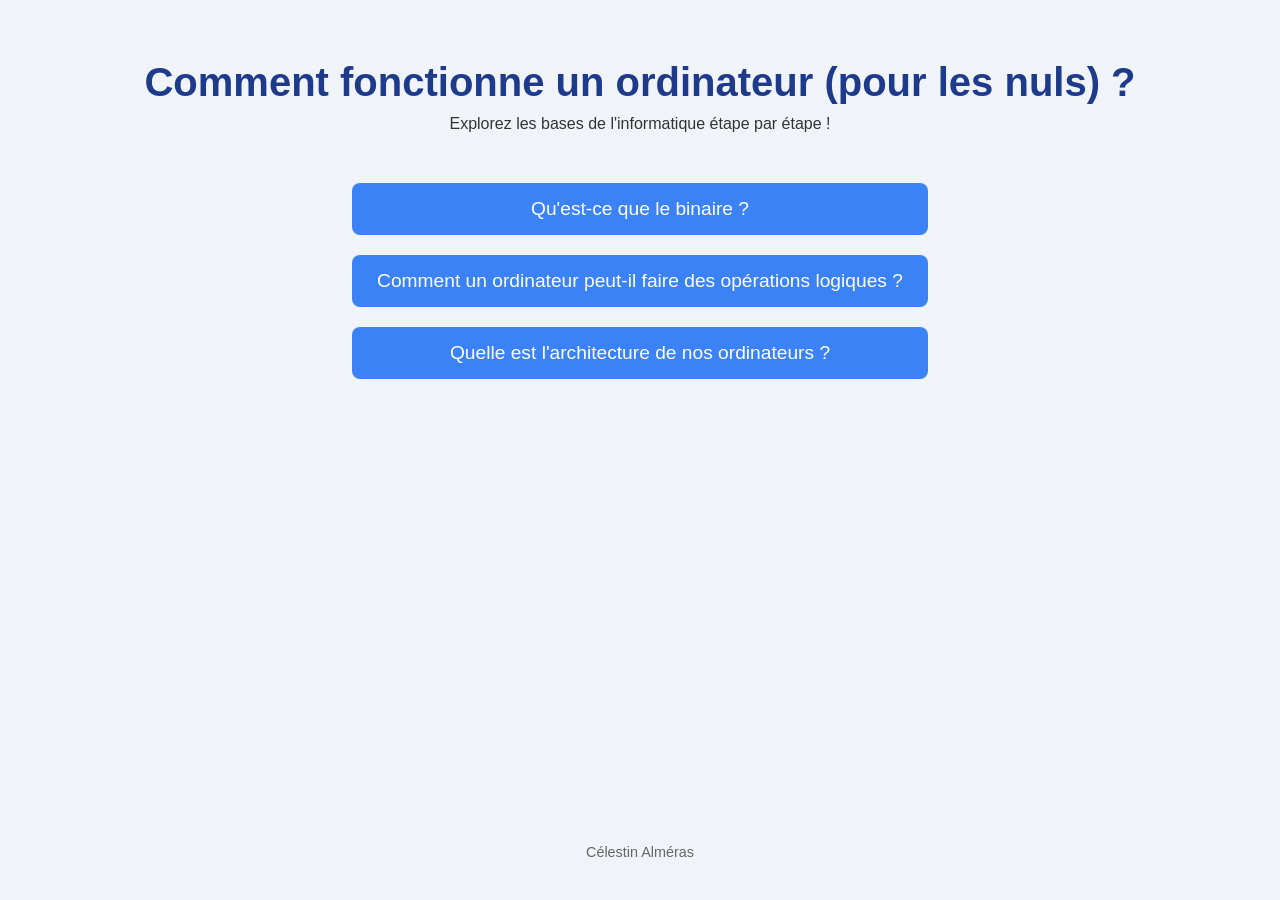
<file: pages/index.html>
<!DOCTYPE html>
<html>
<head>
    <meta charset="utf-8"/>
	<link rel="stylesheet" type="text/css" href="../css/index_style.css">
    <title>Comment fonctionne un ordinateur (pour les nuls) ?</title>
</head>
<body>
    <header>
        <h1>Comment fonctionne un ordinateur (pour les nuls) ?</h1>
            <p>Explorez les bases de l'informatique étape par étape !</p>
    </header>

    <nav>
        <a href="binary.html">Qu'est-ce que le binaire ?</a>
        <a href="logical_operations.html">Comment un ordinateur peut-il faire des opérations logiques ?</a>
        <a href="architectury.html">Quelle est l'architecture de nos ordinateurs ?</a>
    </nav>

    <footer>
        Célestin Alméras
    </footer>
</body>
</html>
</file>
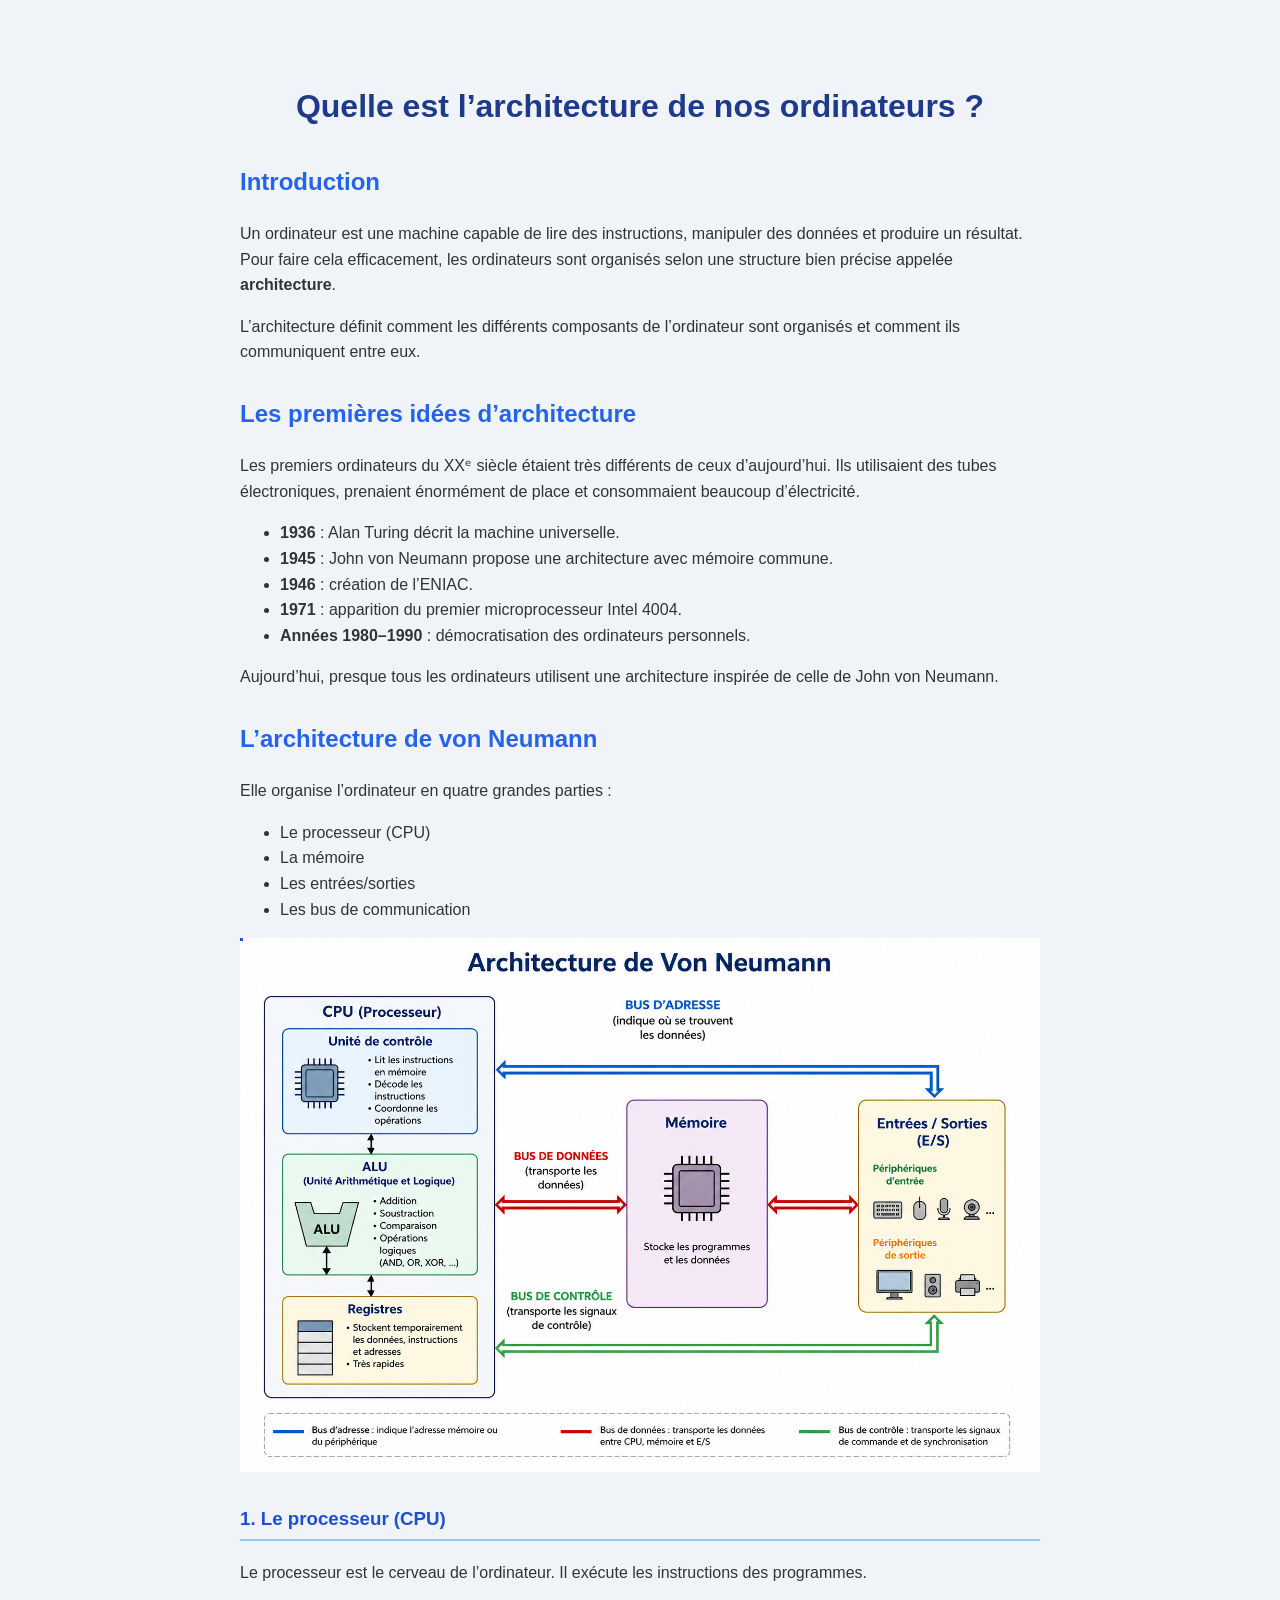
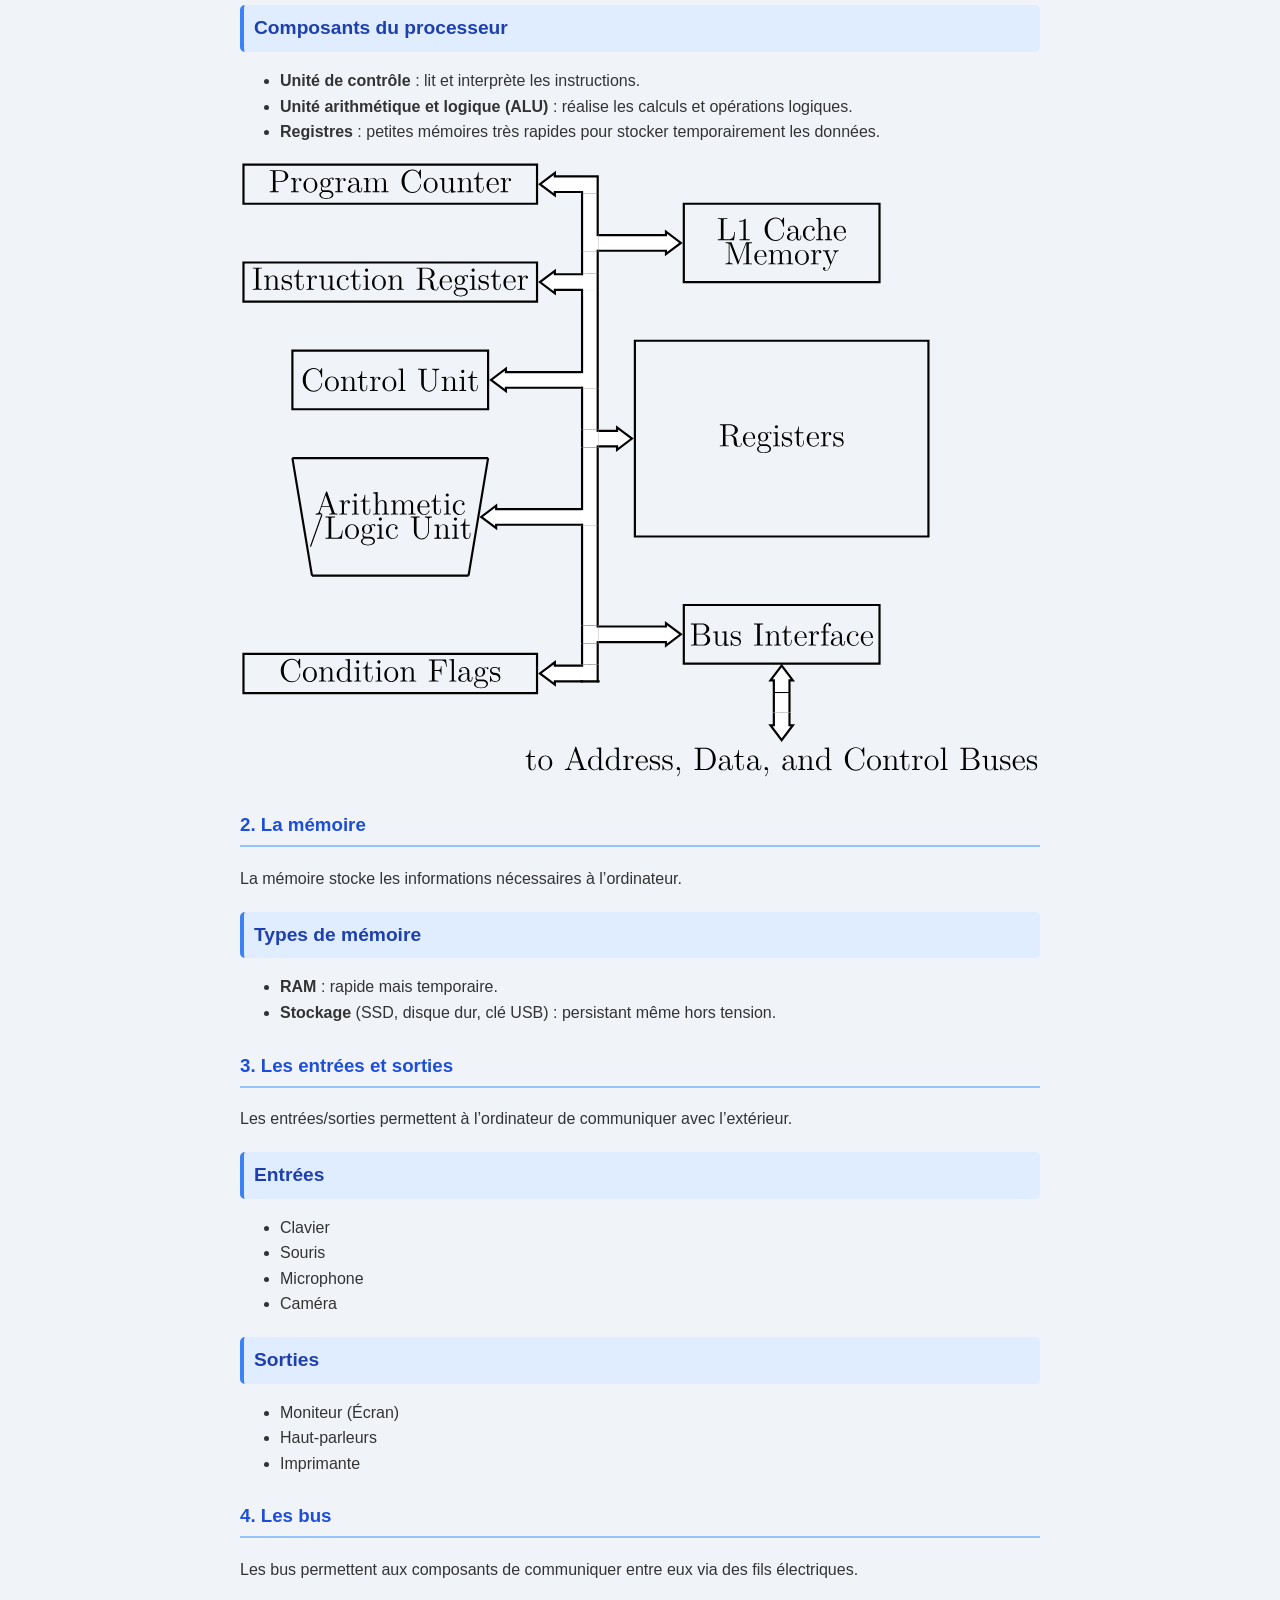
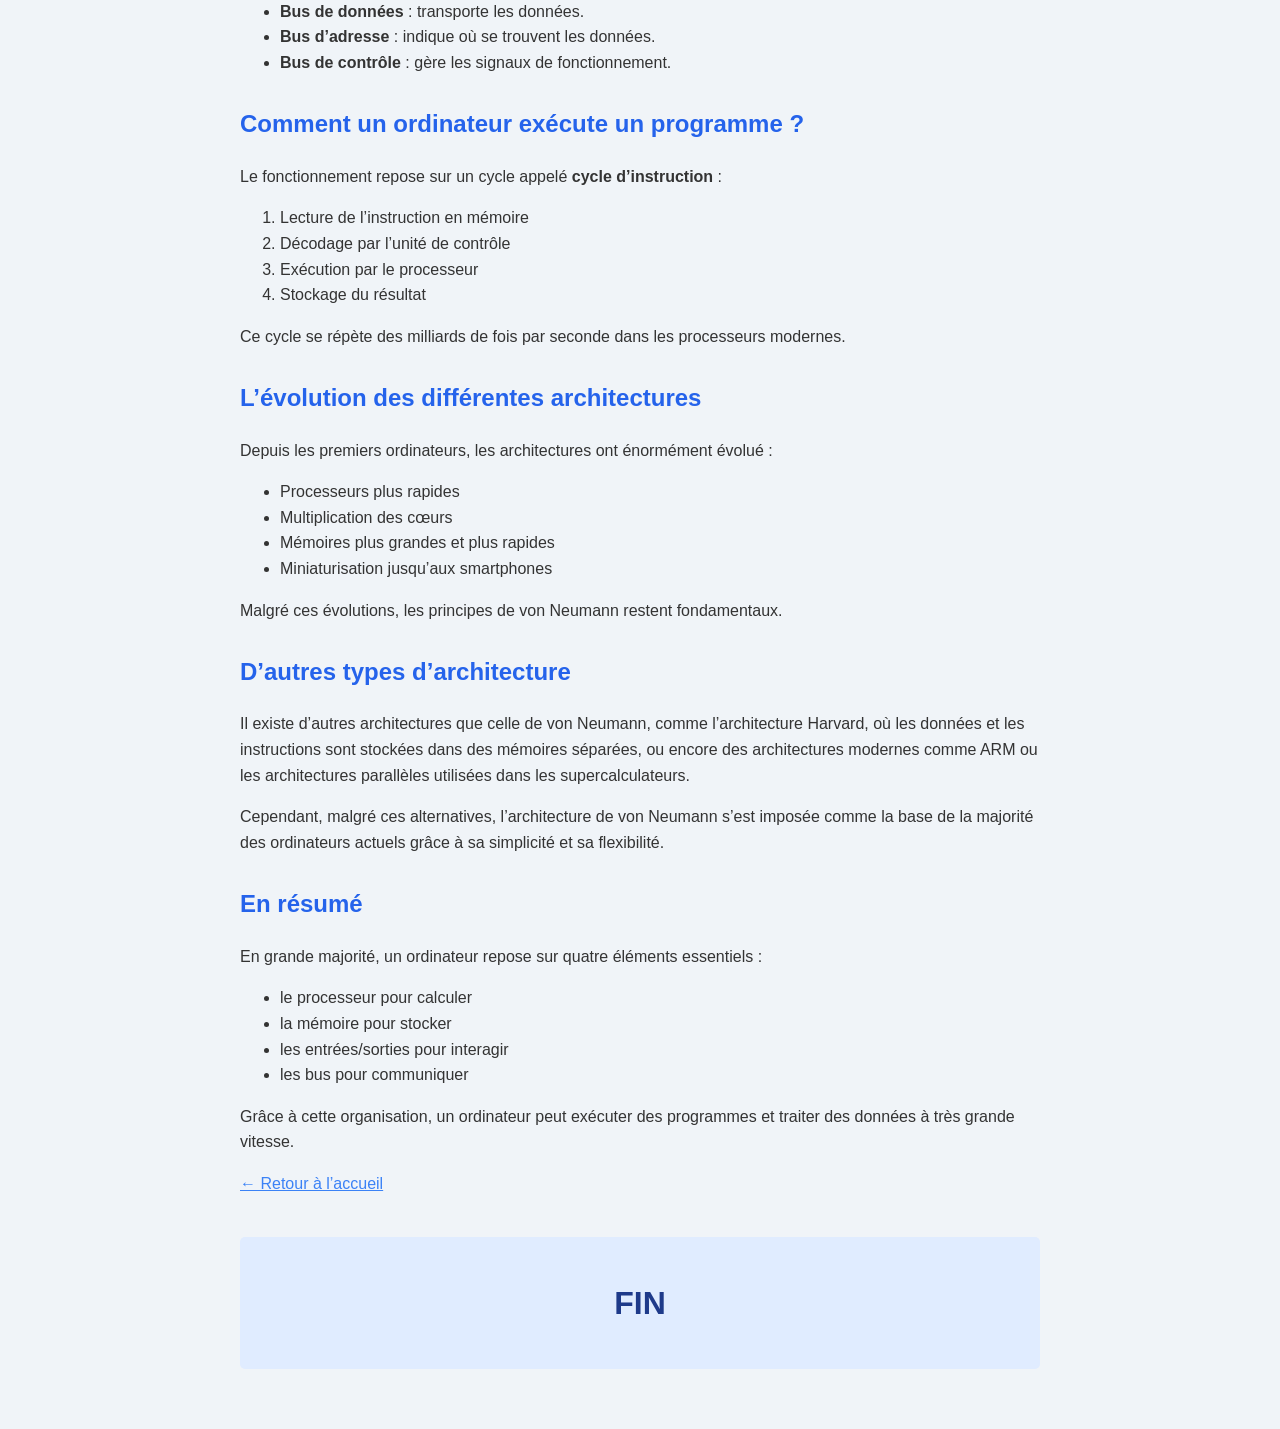
<file: pages/architectury.html>
<!DOCTYPE html>
<html lang="fr">
<head>
    <meta charset="utf-8"/>
    <link rel="stylesheet" type="text/css" href="../css/architectury_style.css">
    <title>Quelle est l’architecture de nos ordinateurs ?</title>
</head>
<body>
    <h1>Quelle est l’architecture de nos ordinateurs ?</h1>
        <h2>Introduction</h2>
            <p>
            Un ordinateur est une machine capable de lire des instructions, manipuler des données et produire un résultat. 
            Pour faire cela efficacement, les ordinateurs sont organisés selon une structure bien précise appelée <strong>architecture</strong>.
            </p>

            <p>
            L’architecture définit comment les différents composants de l’ordinateur sont organisés et comment ils communiquent entre eux.
            </p>

        <h2>Les premières idées d’architecture</h2>
            <p>
            Les premiers ordinateurs du XXᵉ siècle étaient très différents de ceux d’aujourd’hui. Ils utilisaient des tubes électroniques, prenaient énormément de place et consommaient beaucoup d’électricité.
            </p>

            <ul>
                <li><strong>1936</strong> : Alan Turing décrit la machine universelle.</li>
                <li><strong>1945</strong> : John von Neumann propose une architecture avec mémoire commune.</li>
                <li><strong>1946</strong> : création de l’ENIAC.</li>
                <li><strong>1971</strong> : apparition du premier microprocesseur Intel 4004.</li>
                <li> <strong>Années 1980–1990</strong> : démocratisation des ordinateurs personnels.</li>
            </ul>

            <p>
            Aujourd’hui, presque tous les ordinateurs utilisent une architecture inspirée de celle de John von Neumann.
            </p>

        <h2>L’architecture de von Neumann</h2>

            <p>
            Elle organise l’ordinateur en quatre grandes parties :
            </p>
                    <ul>
                        <li>Le processeur (CPU)</li>
                        <li>La mémoire</li>
                        <li>Les entrées/sorties</li>
                        <li>Les bus de communication</li>
                    </ul>
            <img class="table" src="../assets/Von_Neumann.png">

            <h3>1. Le processeur (CPU)</h3>

                <p>Le processeur est le cerveau de l’ordinateur. Il exécute les instructions des programmes.</p>
            
                <h4>Composants du processeur</h4>

                    <ul>
                        <li><strong>Unité de contrôle</strong> : lit et interprète les instructions.</li>
                        <li><strong>Unité arithmétique et logique (ALU)</strong> : réalise les calculs et opérations logiques.</li>
                        <li><strong>Registres</strong> : petites mémoires très rapides pour stocker temporairement les données.</li>
                    </ul>
                    <img class="table" src="../assets/CPU.svg">

            <h3>2. La mémoire</h3>

                <p>La mémoire stocke les informations nécessaires à l’ordinateur.</p>

                <h4>Types de mémoire</h4>

                <ul>
                    <li><strong>RAM</strong> : rapide mais temporaire.</li>
                    <li><strong>Stockage</strong> (SSD, disque dur, clé USB) : persistant même hors tension.</li>
                </ul>

            <h3>3. Les entrées et sorties</h3>

                <p>Les entrées/sorties permettent à l’ordinateur de communiquer avec l’extérieur.</p>

                <h4>Entrées</h4>
                    <ul>
                        <li>Clavier</li>
                        <li>Souris</li>
                        <li>Microphone</li>
                        <li>Caméra</li>
                    </ul>

                <h4>Sorties</h4>
                    <ul>
                        <li>Moniteur (Écran)</li>
                        <li>Haut-parleurs</li>
                        <li>Imprimante</li>
                    </ul>

            <h3>4. Les bus</h3>

                <p>Les bus permettent aux composants de communiquer entre eux via des fils électriques. </p>

                <ul>
                    <li><strong>Bus de données</strong> : transporte les données.</li>
                    <li><strong>Bus d’adresse</strong> : indique où se trouvent les données.</li>
                    <li><strong>Bus de contrôle</strong> : gère les signaux de fonctionnement.</li>
                </ul>

        <h2>Comment un ordinateur exécute un programme ?</h2>

            <p>Le fonctionnement repose sur un cycle appelé <strong>cycle d’instruction</strong> :</p>

            <ol>
                <li>Lecture de l’instruction en mémoire</li>
                <li>Décodage par l’unité de contrôle</li>
                <li>Exécution par le processeur</li>
                <li>Stockage du résultat</li>
            </ol>

            <p>Ce cycle se répète des milliards de fois par seconde dans les processeurs modernes. </p>

        <h2>L’évolution des différentes architectures</h2>

            <p>
            Depuis les premiers ordinateurs, les architectures ont énormément évolué :
            </p>

            <ul>
                <li>Processeurs plus rapides</li>
                <li>Multiplication des cœurs</li>
                <li>Mémoires plus grandes et plus rapides</li>
                <li>Miniaturisation jusqu’aux smartphones</li>
            </ul>

            <p>
            Malgré ces évolutions, les principes de von Neumann restent fondamentaux.
            </p>
        
        <h2>D’autres types d’architecture</h2>
            <p>Il existe d’autres architectures que celle de von Neumann, comme l’architecture Harvard, où les données et les instructions sont stockées dans des mémoires séparées,
                ou encore des architectures modernes comme ARM ou les architectures parallèles utilisées dans les supercalculateurs.</p>

            <p>Cependant, malgré ces alternatives, l’architecture de von Neumann s’est imposée
                comme la base de la majorité des ordinateurs actuels grâce à sa simplicité et sa flexibilité.</p>

        <h2>En résumé</h2>

            <p>En grande majorité, un ordinateur repose sur quatre éléments essentiels :</p>

            <ul>
                <li>le processeur pour calculer</li>
                <li>la mémoire pour stocker</li>
                <li>les entrées/sorties pour interagir</li>
                <li>les bus pour communiquer</li>
            </ul>

            <p>
            Grâce à cette organisation, un ordinateur peut exécuter des programmes et traiter des données à très grande vitesse.
            </p>

        <p>
        <a href="index.html">&larr; Retour à l’accueil</a>
        </p>

</body>
<footer>
    <h1><strong>FIN</strong></h1>
</footer>
</html>
</file>
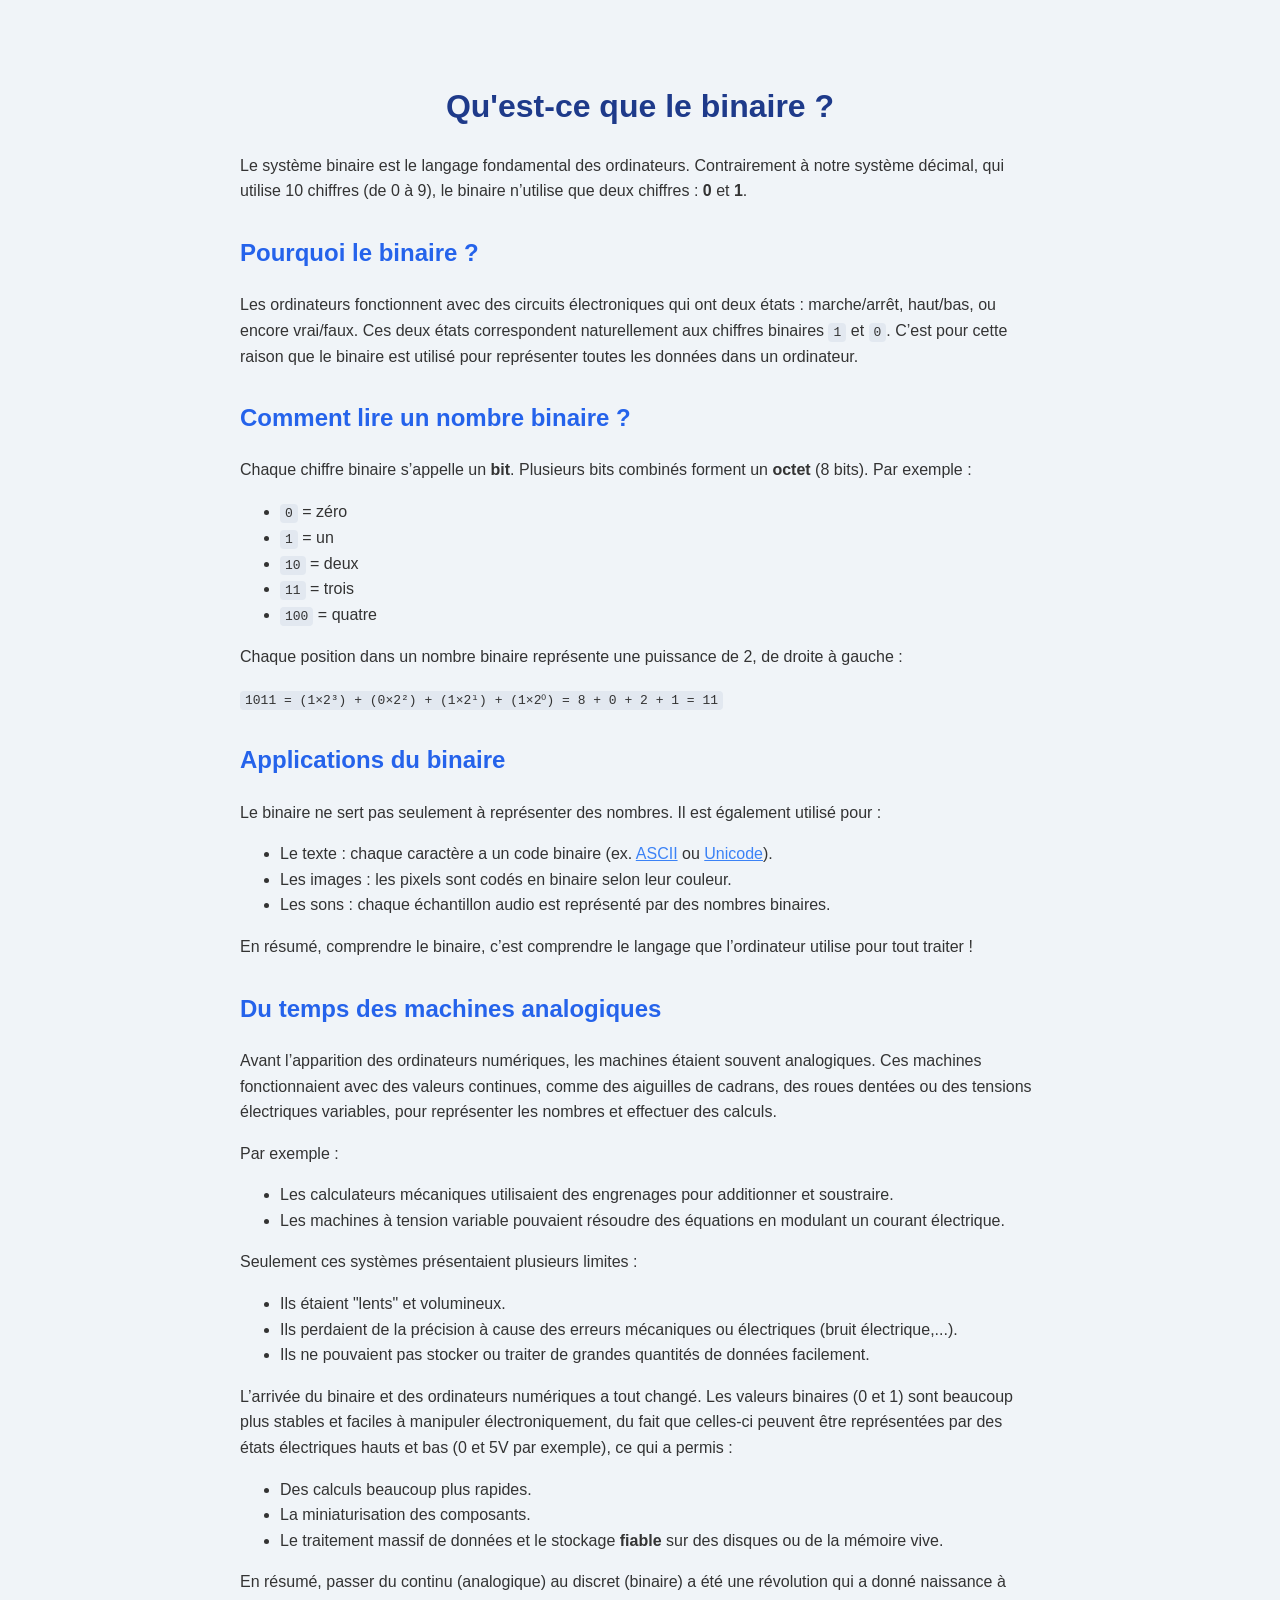
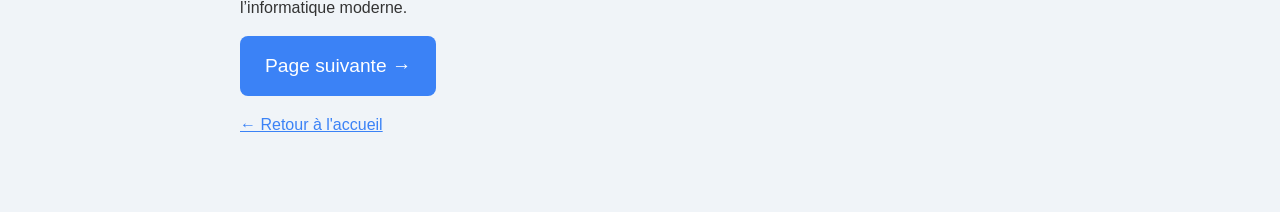
<file: pages/binary.html>
<!DOCTYPE html>
<html>
<head>
    <meta charset="utf-8"/>
	<link rel="stylesheet" type="text/css" href="../css/binary_style.css">
    <title>Qu'est-ce que le binaire ?</title>
</head>
<body>
    <h1>Qu'est-ce que le binaire ?</h1>

        <p>Le système binaire est le langage fondamental des ordinateurs. Contrairement à notre système décimal, qui utilise 10 chiffres (de 0 à 9), le binaire n’utilise que deux chiffres : <strong>0</strong> et <strong>1</strong>.</p>

        <h2>Pourquoi le binaire ?</h2>
            <p>Les ordinateurs fonctionnent avec des circuits électroniques qui ont deux états : marche/arrêt, haut/bas, ou encore vrai/faux. Ces deux états correspondent naturellement aux chiffres binaires <code>1</code> et <code>0</code>. C’est pour cette raison que le binaire est utilisé pour représenter toutes les données dans un ordinateur.</p>

        <h2>Comment lire un nombre binaire ?</h2>
            <p>Chaque chiffre binaire s’appelle un <strong>bit</strong>. Plusieurs bits combinés forment un <strong>octet</strong> (8 bits). Par exemple :</p>
            <ul>
                <li> <code>0</code> = zéro </li>
                <li> <code>1</code> = un </li>
                <li> <code>10</code> = deux </li>
                <li> <code>11</code> = trois </li>
                <li> <code>100</code> = quatre </li>
            </ul>
            <p>Chaque position dans un nombre binaire représente une puissance de 2, de droite à gauche :</p>
            <p> <code>1011 = (1×2³) + (0×2²) + (1×2¹) + (1×2⁰) = 8 + 0 + 2 + 1 = 11</code> </p>

        <h2>Applications du binaire</h2>
            <p>Le binaire ne sert pas seulement à représenter des nombres. Il est également utilisé pour :</p>
            <ul>
                <li>Le texte : chaque caractère a un code binaire (ex. <a href="https://www.ascii-code.com/fr">ASCII</a> ou <a href="https://symbl.cc/fr/unicode-table/">Unicode</a>).</li>
                <li>Les images : les pixels sont codés en binaire selon leur couleur.</li>
                <li>Les sons : chaque échantillon audio est représenté par des nombres binaires.</li>
            </ul>

            <p>En résumé, comprendre le binaire, c’est comprendre le langage que l’ordinateur utilise pour tout traiter !</p>

        <h2>Du temps des machines analogiques</h2>
            <p> Avant l’apparition des ordinateurs numériques, les machines étaient souvent analogiques. Ces machines fonctionnaient avec des valeurs continues, comme des aiguilles de cadrans, des roues dentées ou des tensions électriques variables, pour représenter les nombres et effectuer des calculs.</p>
            <p>Par exemple :</p>
            <ul>
                <li>Les calculateurs mécaniques utilisaient des engrenages pour additionner et soustraire.</li>
                <li>Les machines à tension variable pouvaient résoudre des équations en modulant un courant électrique.</li>
            </ul>

            <p> Seulement ces systèmes présentaient plusieurs limites :</p>
            <ul>
                <li> Ils étaient "lents" et volumineux.</li>
                <li>Ils perdaient de la précision à cause des erreurs mécaniques ou électriques (bruit électrique,...).</li>
                <li>Ils ne pouvaient pas stocker ou traiter de grandes quantités de données facilement.</li>
            </ul>

            <p> L’arrivée du binaire et des ordinateurs numériques a tout changé. Les valeurs binaires (0 et 1) sont beaucoup plus stables et faciles à manipuler électroniquement, du fait que celles-ci peuvent être représentées par des états électriques hauts et bas (0 et 5V par exemple), ce qui a permis :</p>
            <ul>
                <li>Des calculs beaucoup plus rapides.</li>
                <li>La miniaturisation des composants.</li>
                <li>Le traitement massif de données et le stockage <strong>fiable</strong> sur des disques ou de la mémoire vive.</li>
            </ul>

        <p> En résumé, passer du continu (analogique) au discret (binaire) a été une révolution qui a donné naissance à l’informatique moderne.</p>

        <a href="logical_operations.html" id="page_suivante">Page suivante &rarr;</a>
        <p><a href="index.html">&larr; Retour à l'accueil</a></p>
</body>
</html>
</file>
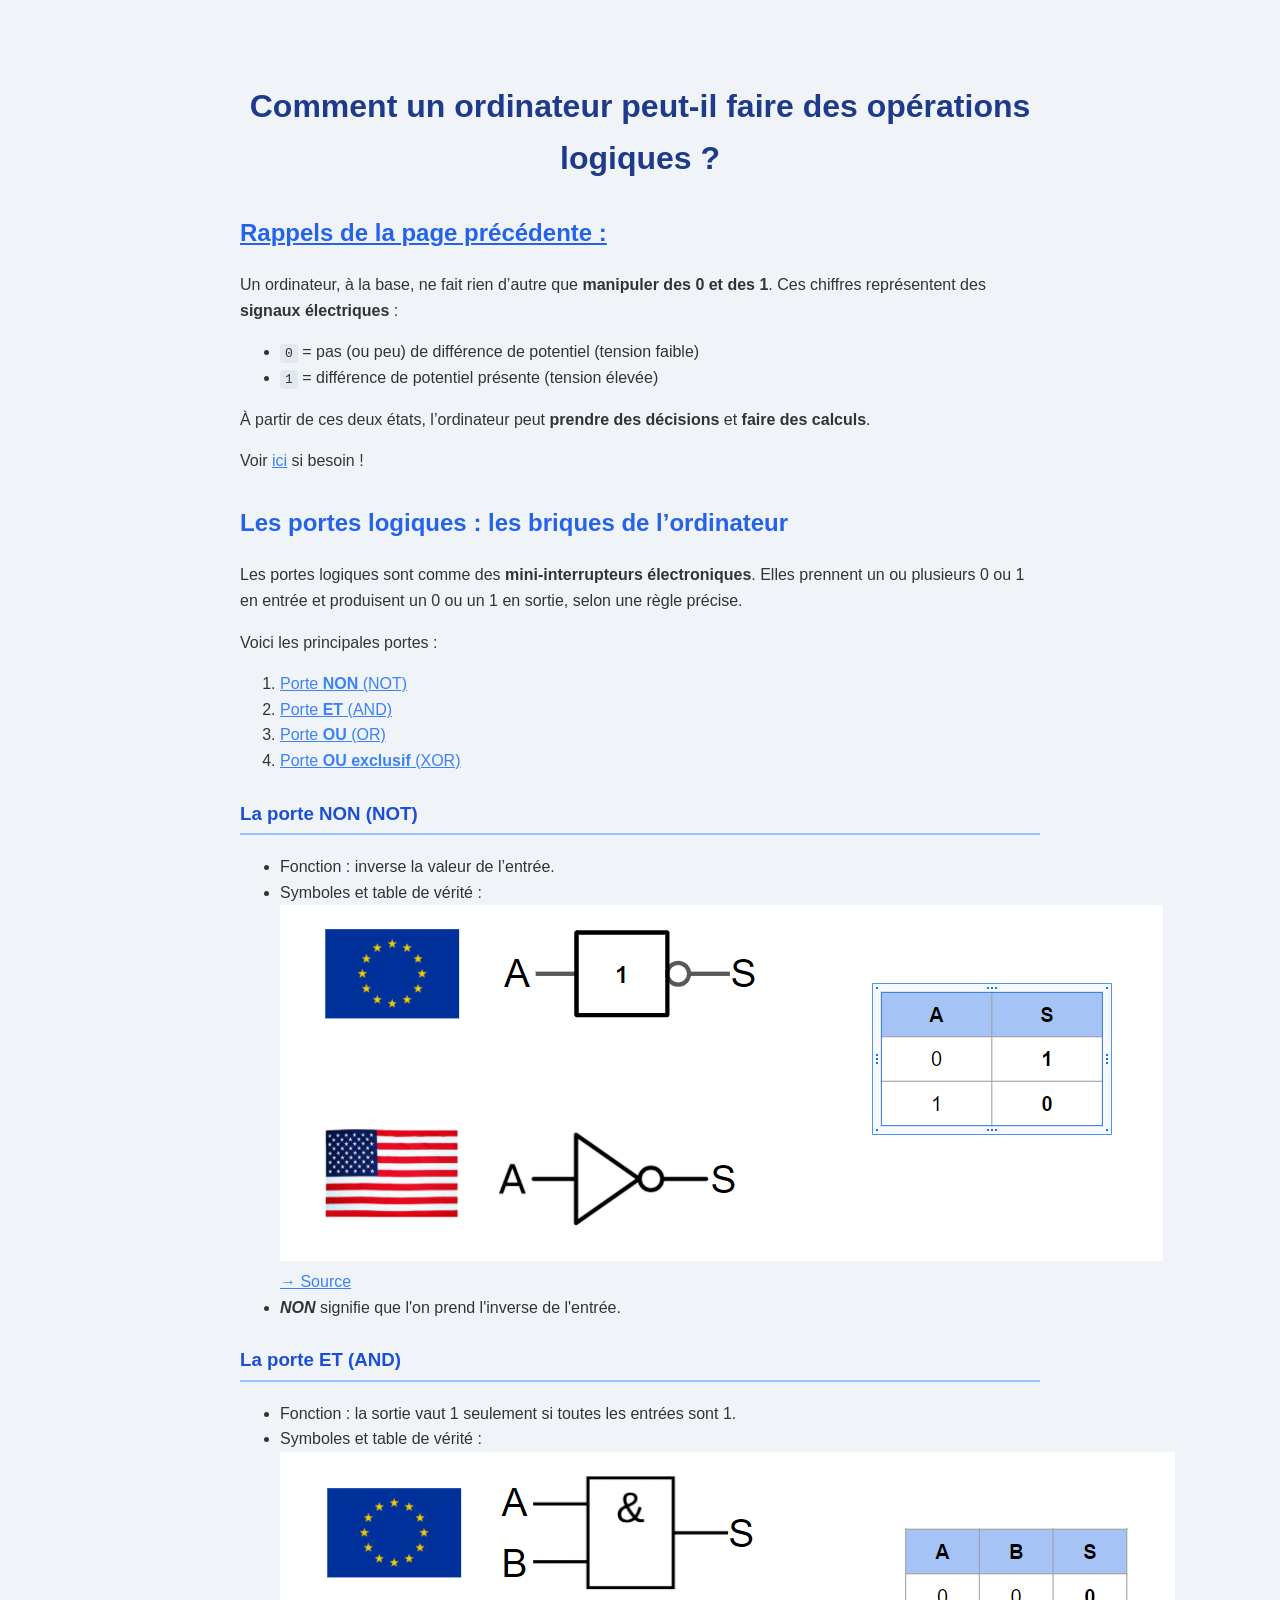
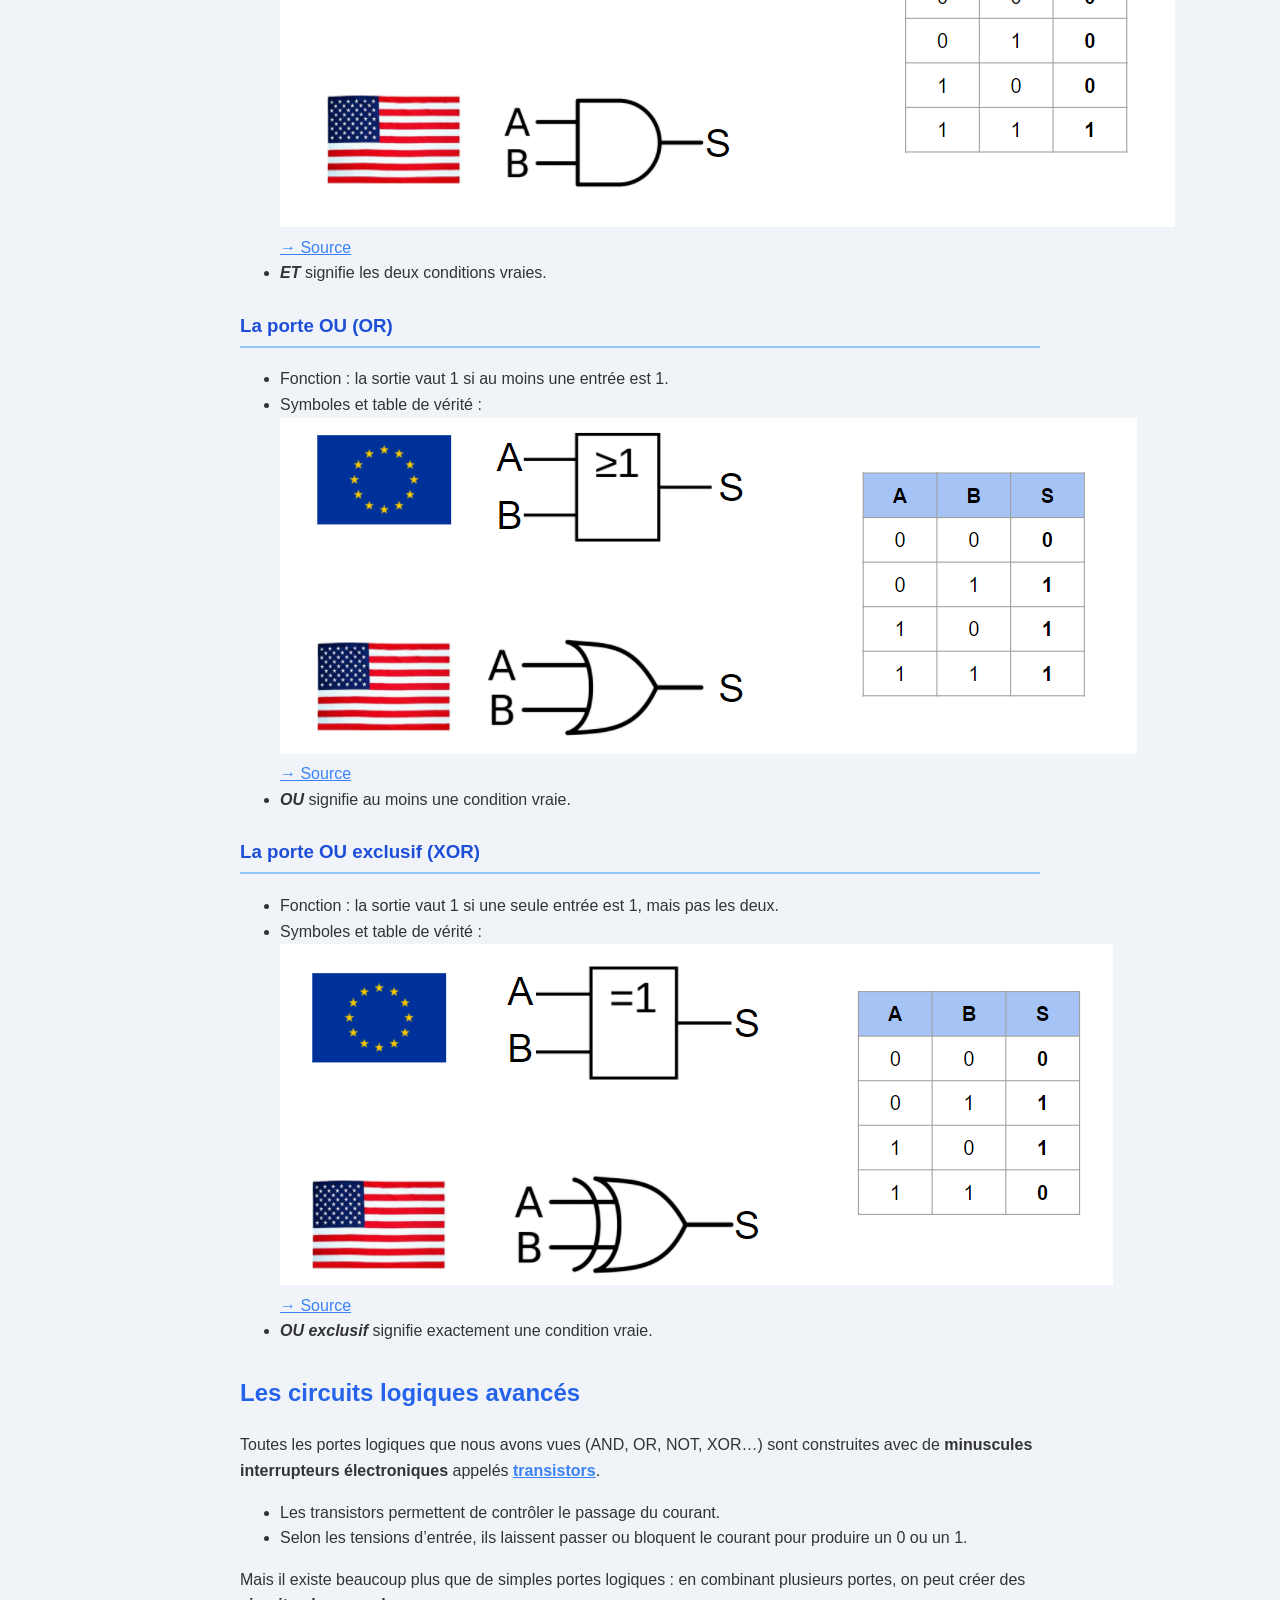
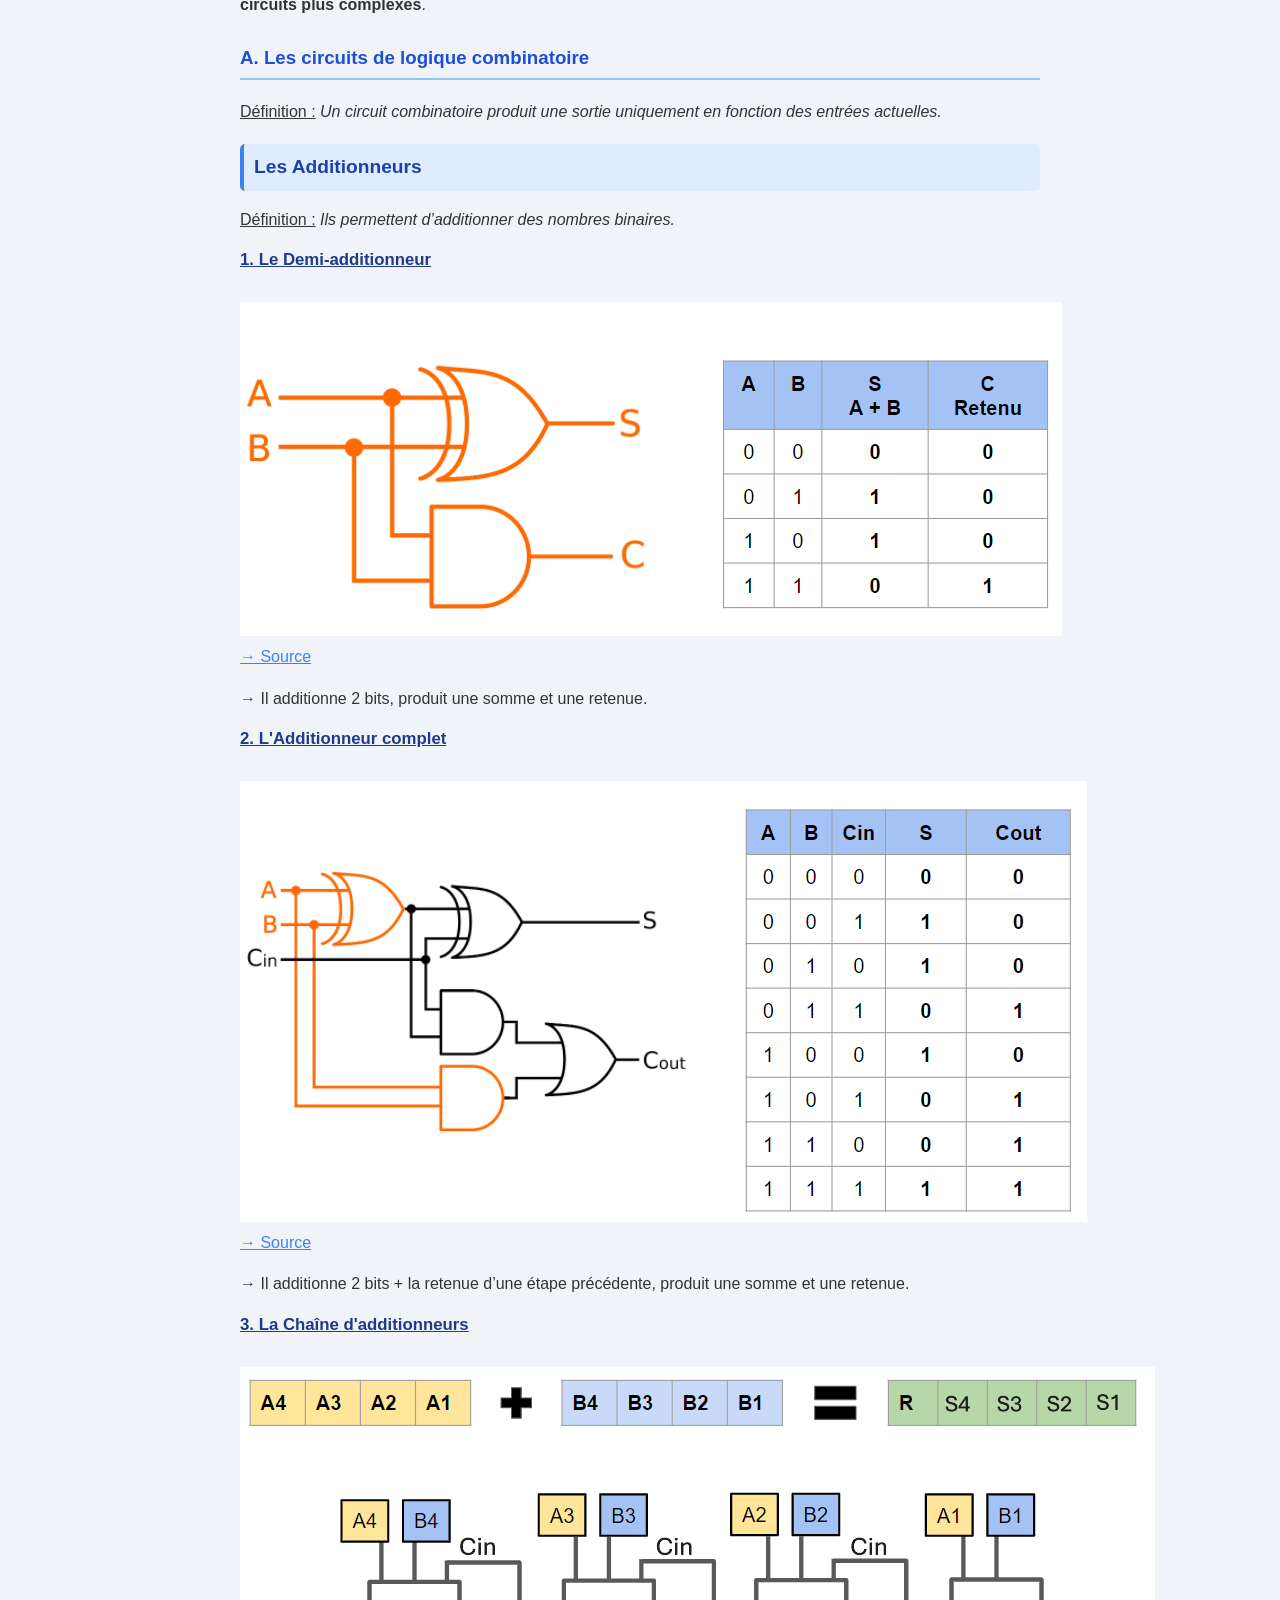
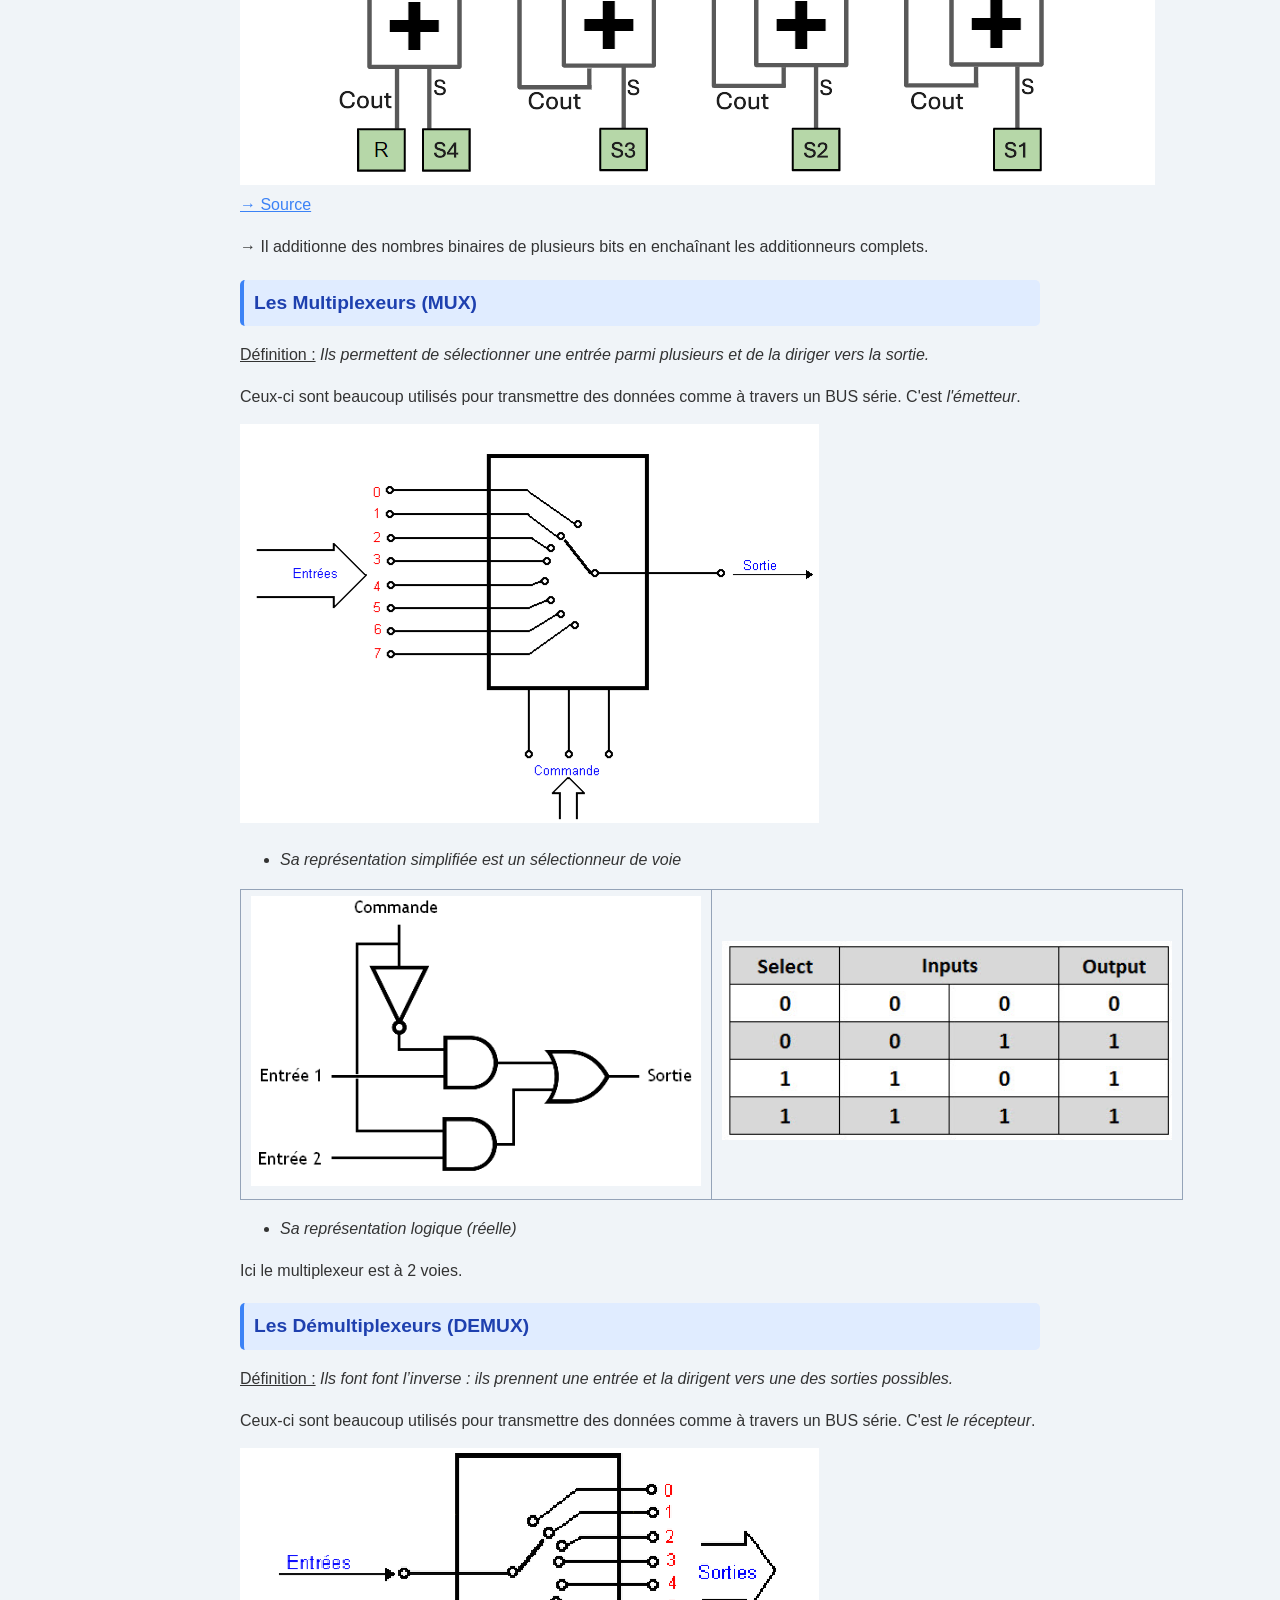
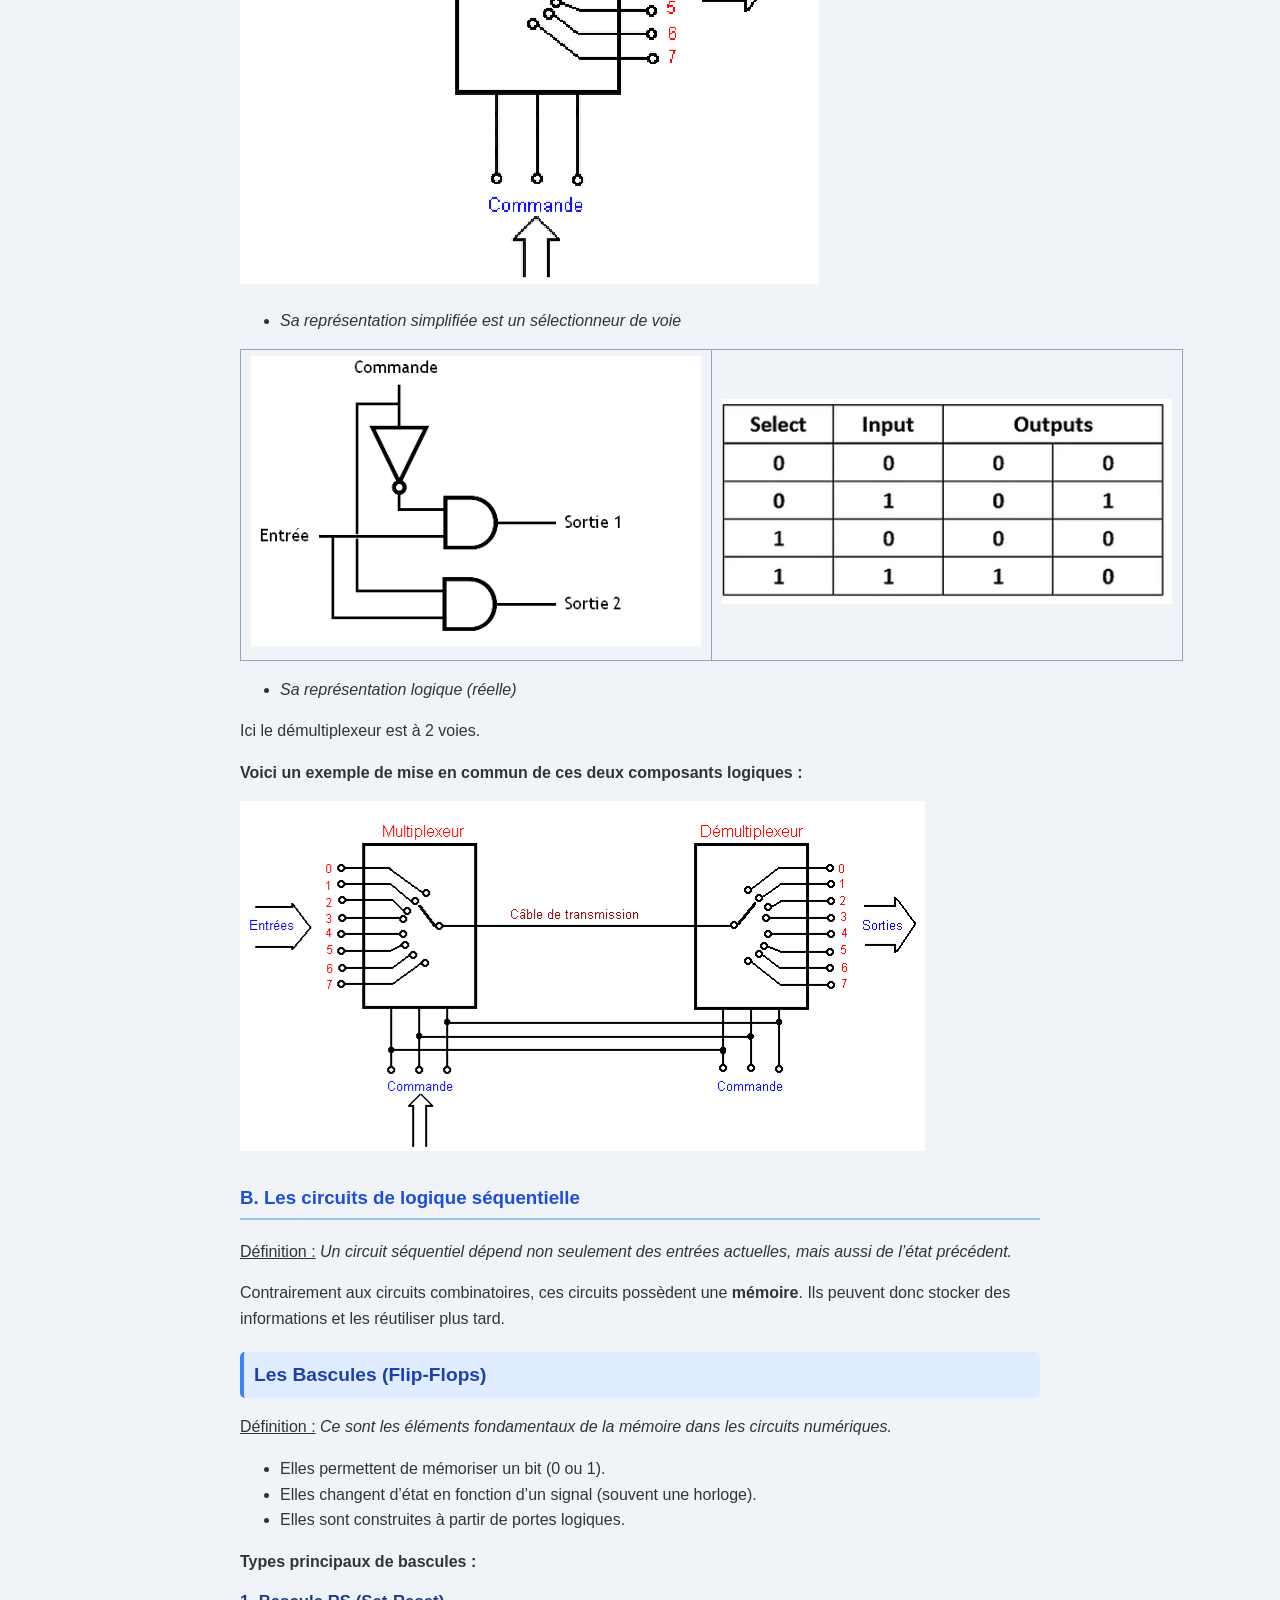
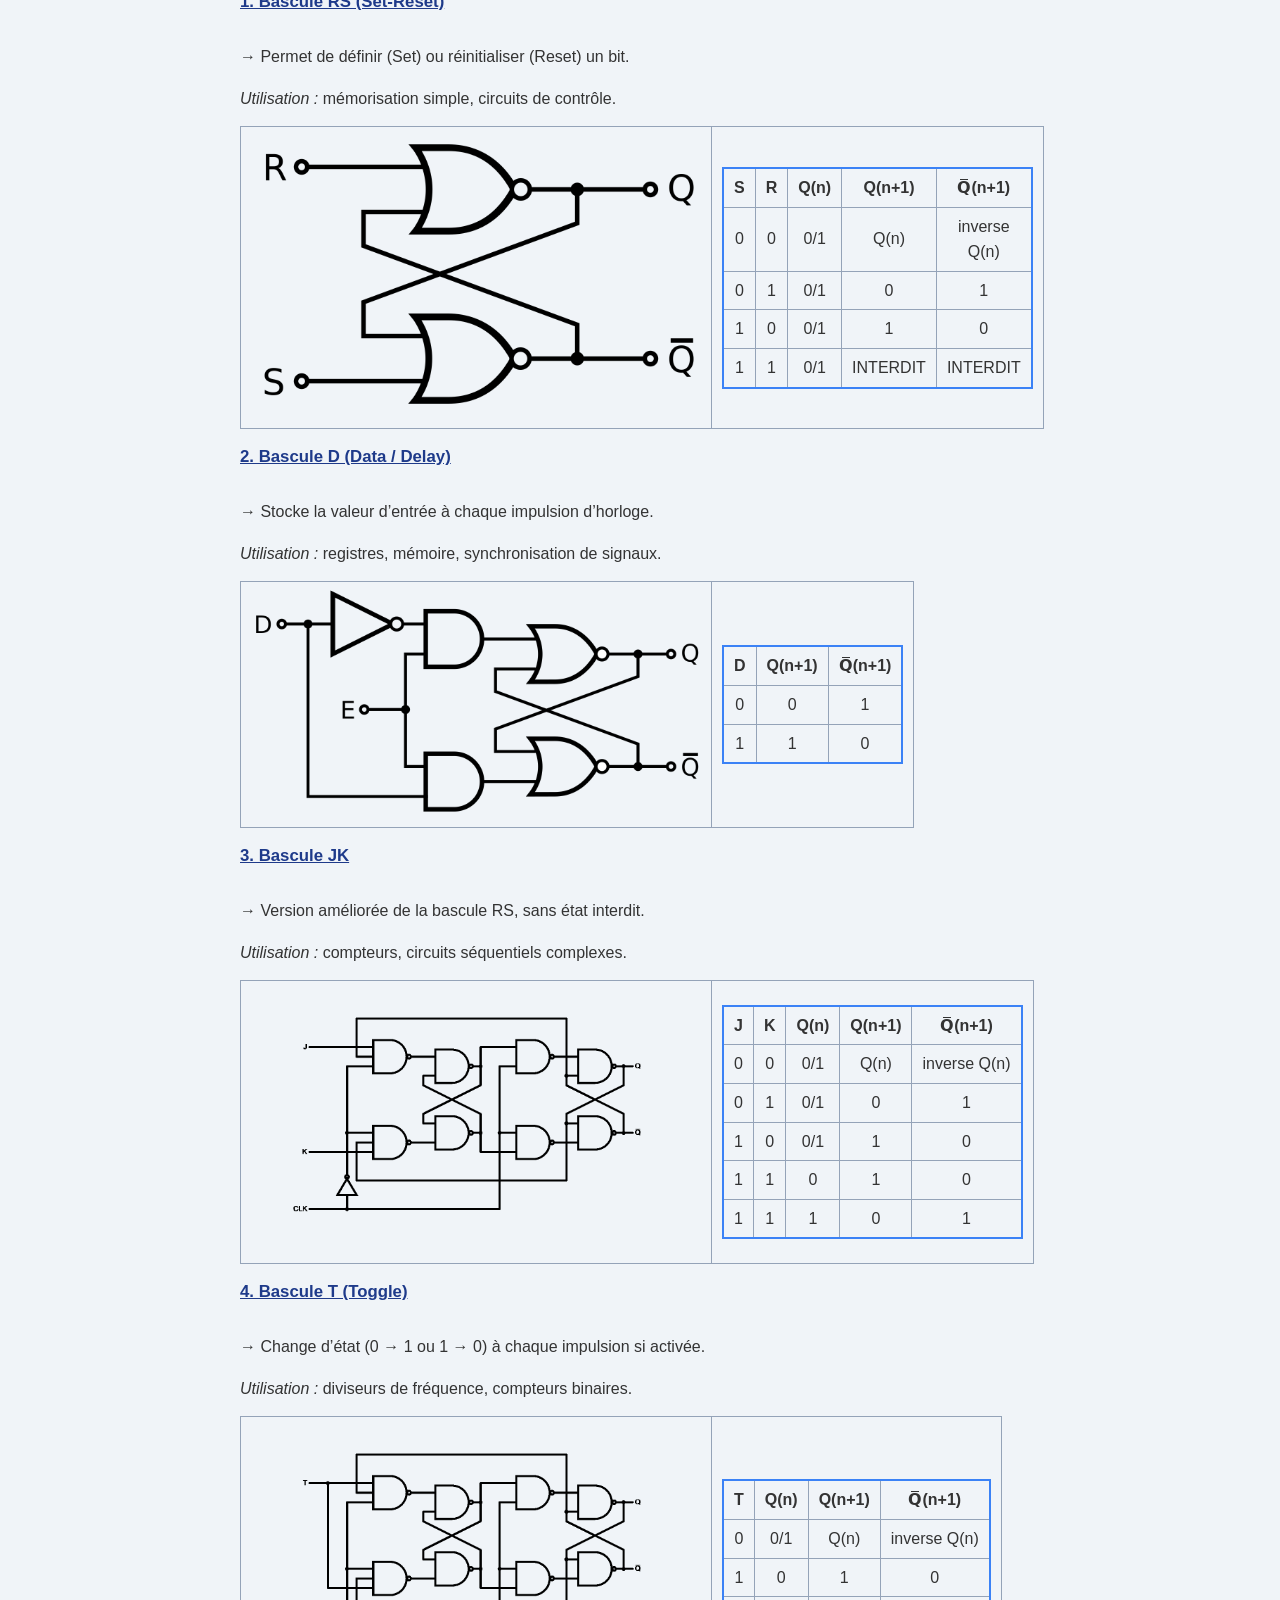
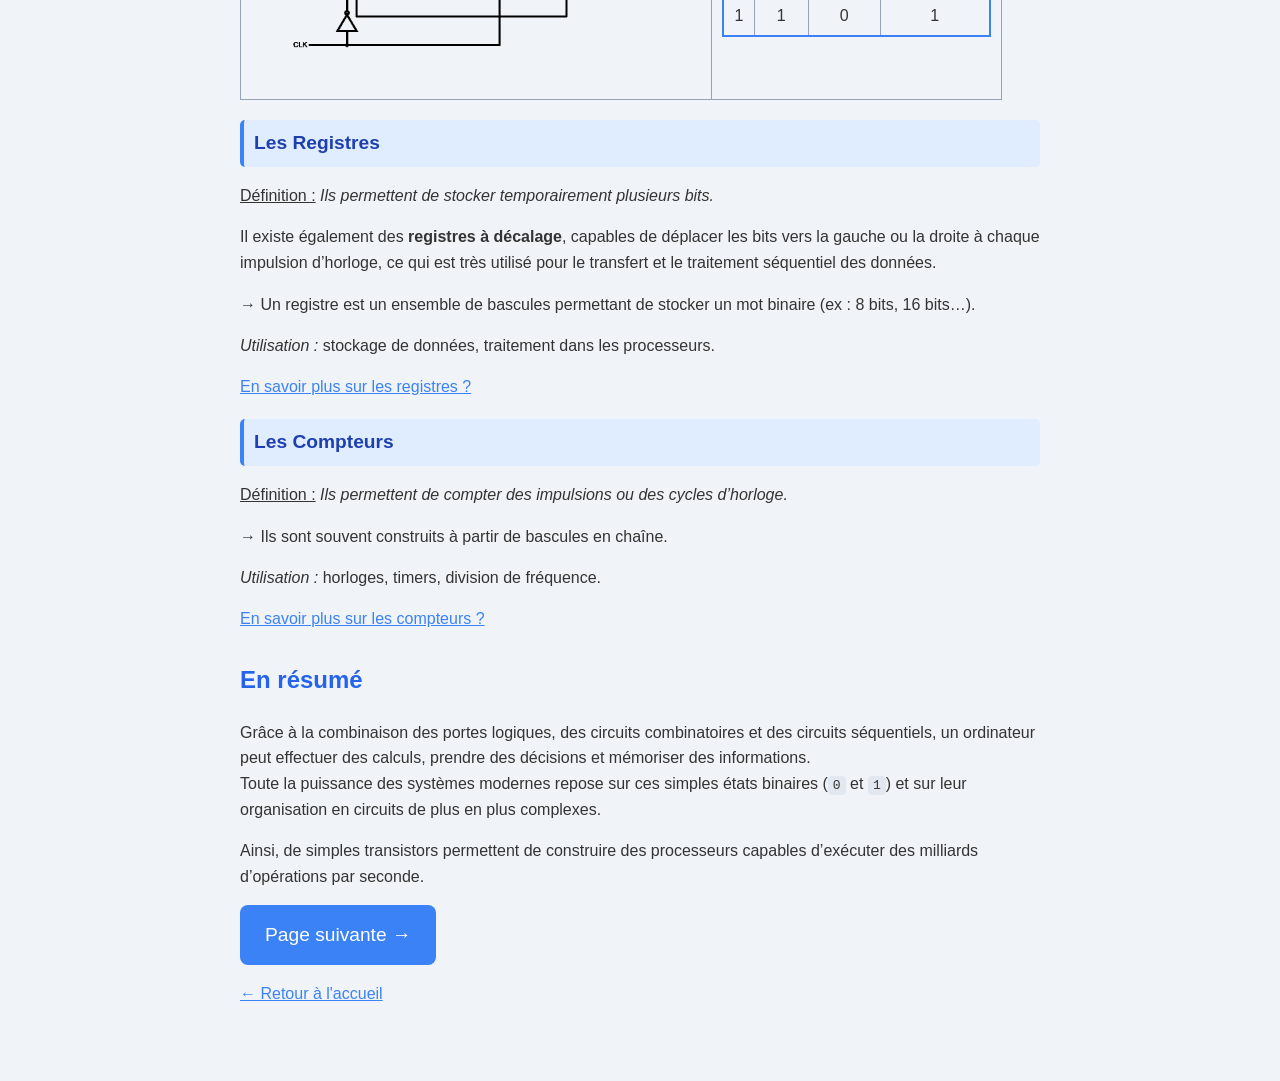
<file: pages/logical_operations.html>
<!DOCTYPE html>
<html>
<head>
    <meta charset="utf-8"/>
	<link rel="stylesheet" type="text/css" href="../css/logical_operations_style.css">
    <title>Comment un ordinateur peut-il faire des opérations logiques ?</title>
</head>
<body>
    <h1>Comment un ordinateur peut-il faire des opérations logiques ?</h1>

        <h2><u>Rappels de la page précédente :</u></h2>
            <p>Un ordinateur, à la base, ne fait rien d’autre que <strong>manipuler des 0 et des 1</strong>. Ces chiffres représentent des <strong>signaux électriques</strong> :</p>
            <ul>
                <li><code>0</code> = pas (ou peu) de différence de potentiel (tension faible)</li>
                <li><code>1</code> = différence de potentiel présente (tension élevée)</li>
            </ul>
            <p>À partir de ces deux états, l’ordinateur peut <strong>prendre des décisions</strong> et <strong>faire des calculs</strong>.</p>
            <p>Voir <a href="binary.html">ici</a> si besoin !</p>

        <h2>Les portes logiques : les briques de l’ordinateur</h2>
            <p>Les portes logiques sont comme des <strong>mini-interrupteurs électroniques</strong>. Elles prennent un ou plusieurs 0 ou 1 en entrée et produisent un 0 ou un 1 en sortie, selon une règle précise.</p>
            <p>Voici les principales portes :</p>
            <ol type="1">
                <li><a href="#NOT">Porte <strong>NON</strong> (NOT)</a></li>
                <li><a href="#AND">Porte <strong>ET</strong> (AND)</a></li>
                <li><a href="#OR">Porte <strong>OU</strong> (OR)</a></li>
                <li><a href="#XOR">Porte <strong>OU exclusif</strong> (XOR)</a></li>
            </ol>
            
            <h3 id="NOT">La porte NON (NOT)</h3>
                <ul>
                    <li>Fonction : inverse la valeur de l’entrée.</li>
                    <li>
                        Symboles et table de vérité :<img src="../assets/porte_logique_not.png">
                        <a href="https://codeur-pro.fr/les-portes-et-fonctions-logiques/">&rarr; Source</a>
                    </li>
                    <li><strong><em>NON</em></strong> signifie que l'on prend l'inverse de l'entrée.</li>
                </ul>

            <h3 id="AND">La porte ET (AND)</h3>
                <ul>
                    <li>Fonction : la sortie vaut 1 seulement si toutes les entrées sont 1.</li>
                    <li>
                        Symboles et table de vérité :<img src="../assets/porte_logique_and.png">
                        <a href="https://codeur-pro.fr/les-portes-et-fonctions-logiques/">&rarr; Source</a>
                        <li><strong><em>ET</em></strong> signifie les deux conditions vraies.</li>
                    </li>
                </ul>

            <h3 id="OR">La porte OU (OR)</h3>
                <ul>
                    <li>Fonction : la sortie vaut 1 si au moins une entrée est 1.</li>
                    <li>
                        Symboles et table de vérité :<img src="../assets/porte_logique_or.png">
                        <a href="https://codeur-pro.fr/les-portes-et-fonctions-logiques/">&rarr; Source</a>
                    </li>
                    <li><strong><em>OU</em></strong> signifie au moins une condition vraie.</li>
                </ul>
            
            <h3 id="XOR">La porte OU exclusif (XOR)</h3>
                <ul>
                    <li>Fonction : la sortie vaut 1 si une seule entrée est 1, mais pas les deux.</li>
                    <li>
                        Symboles et table de vérité :<img src="../assets/porte_logique_xor.png">
                        <a href="https://codeur-pro.fr/les-portes-et-fonctions-logiques/">&rarr; Source</a>
                    </li>
                    <li><strong><em>OU exclusif</em></strong> signifie exactement une condition vraie.</li>
                </ul>

        <h2>Les circuits logiques avancés</h2>
            <p>Toutes les portes logiques que nous avons vues (AND, OR, NOT, XOR…) sont construites avec de <strong>minuscules interrupteurs électroniques</strong> appelés <a href="https://fr.wikipedia.org/wiki/Transistor"><strong>transistors</strong></a>.</p>
            <ul>
                <li>Les transistors permettent de contrôler le passage du courant.</li>
                <li>Selon les tensions d’entrée, ils laissent passer ou bloquent le courant pour produire un 0 ou un 1.</li>
            </ul>
            <p>Mais il existe beaucoup plus que de simples portes logiques : en combinant plusieurs portes, on peut créer des <strong>circuits plus complexes</strong>.</p>

            <h3> A. Les circuits de logique combinatoire</h3>
                <p><u>Définition :</u> <em>Un circuit combinatoire produit une sortie uniquement en fonction des entrées actuelles.</em></p>
                <h4>Les Additionneurs</h4>
                    <p><u>Définition :</u> <em>Ils permettent d’additionner des nombres binaires.</em></p>
                    <h5>1. Le Demi-additionneur</h5>
                        <img src="../assets/demi-additionneur_binaire.png">
                        <a href="https://codeur-pro.fr/les-portes-et-fonctions-logiques/">&rarr; Source</a>
                        <p>&rarr; Il additionne 2 bits, produit une somme et une retenue.</p>

                    <h5>2. L'Additionneur complet</h5>
                        <img src="../assets/additionneur_binaire_complet.png">
                        <a href="https://codeur-pro.fr/les-portes-et-fonctions-logiques/">&rarr; Source</a>
                        <p>&rarr; Il additionne 2 bits + la retenue d’une étape précédente, produit une somme et une retenue.</p>
                    
                    <h5>3. La Chaîne d'additionneurs</h5>
                        <img src="../assets/additionneur_registre_binaire.png">
                        <a href="https://codeur-pro.fr/les-portes-et-fonctions-logiques/">&rarr; Source</a>
                        <p>&rarr; Il additionne des nombres binaires de plusieurs bits en enchaînant les additionneurs complets.</p>
                
                <h4>Les Multiplexeurs (MUX)</h4>
                    <p><u>Définition :</u> <em> Ils permettent de sélectionner une entrée parmi plusieurs et de la diriger vers la sortie.</em></p>
                    <p>Ceux-ci sont beaucoup utilisés pour transmettre des données comme à travers un BUS série. C'est <em>l'émetteur</em>.</p>
                    <img src="../assets/Multiplexeur_a_8_voies_ou_8_vers_1.png">
                    <ul><li><em>Sa représentation simplifiée est un sélectionneur de voie</em></li></ul>

                    <table>
                        <td>
                            <img class="table" src="../assets/Multiplexeur_à_deux_entrées_-_circuit.png">
                        </td>
                        <td>
                            <img class="table" src="../assets/2-to-1-MUX-truth-table.jpg">
                        </td>
                    </table>
                    <ul><li><em>Sa représentation logique (réelle)</em></li></ul>
                    <p>Ici le multiplexeur est à 2 voies.</p>
                
                <h4>Les Démultiplexeurs (DEMUX)</h4>
                    <p><u>Définition :</u> <em> Ils font font l’inverse : ils prennent une entrée et la dirigent vers une des sorties possibles.</em></p>
                    <p>Ceux-ci sont beaucoup utilisés pour transmettre des données comme à travers un BUS série. C'est <em>le récepteur</em>.</p>
                    <img src="../assets/Demultiplexeur_a_8_voies_ou_1_vers_8.png">
                    <ul><li><em>Sa représentation simplifiée est un sélectionneur de voie</em></li></ul>

                    <table>
                        <td>
                            <img class="table" src="../assets/Demultiplexeur_à_deux_sorties_-_circuit.png">
                        </td>
                        <td>
                            <img class="table" src="../assets/1-to-2-DEMUX-truth-table.png">
                        </td>
                    </table>
                    <ul><li><em>Sa représentation logique (réelle)</em></li></ul>
                    <p>Ici le démultiplexeur est à 2 voies.</p>

                <p><strong>Voici un exemple de mise en commun de ces deux composants logiques :</strong></p>
                <img src="../assets/Multiplexeur_et_demultiplexeur.png">
            
            <h3> B. Les circuits de logique séquentielle</h3>
                <p><u>Définition :</u> <em>Un circuit séquentiel dépend non seulement des entrées actuelles, mais aussi de l’état précédent.</em></p>

                <p>Contrairement aux circuits combinatoires, ces circuits possèdent une <strong>mémoire</strong>. Ils peuvent donc stocker des informations et les réutiliser plus tard.</p>

                <h4>Les Bascules (Flip-Flops)</h4>
                    <p><u>Définition :</u> <em>Ce sont les éléments fondamentaux de la mémoire dans les circuits numériques.</em></p>
                    <ul>
                        <li>Elles permettent de mémoriser un bit (0 ou 1).</li>
                        <li>Elles changent d’état en fonction d’un signal (souvent une horloge).</li>
                        <li>Elles sont construites à partir de portes logiques.</li>
                    </ul>

                    <p><strong>Types principaux de bascules :</strong></p>

                    <h5>1. Bascule RS (Set-Reset)</h5>
                        <p>&rarr; Permet de définir (Set) ou réinitialiser (Reset) un bit.</p>
                        <p><em>Utilisation :</em> mémorisation simple, circuits de contrôle.</p>
                        <table>
                            <tr>
                                <td>
                                    <img class="table" src="../assets/RS_Flip-flop_(NOR).svg.png">
                                </td>
                                <td>
                                    <table>
                                        <tr>
                                            <th>S</th>
                                            <th>R</th>
                                            <th>Q(n)</th>
                                            <th>Q(n+1)</th>
                                            <th>Q&#773;(n+1)</th>
                                        </tr>
                                        <tr>
                                            <td>0</td>
                                            <td>0</td>
                                            <td>0/1</td>
                                            <td>Q(n)</td>
                                            <td>inverse Q(n)</td>
                                        </tr>
                                        <tr>
                                            <td>0</td>
                                            <td>1</td>
                                            <td>0/1</td>
                                            <td>0</td>
                                            <td>1</td>
                                        </tr>
                                        <tr>
                                            <td>1</td>
                                            <td>0</td>
                                            <td>0/1</td>
                                            <td>1</td>
                                            <td>0</td>
                                        </tr>
                                        <tr>
                                            <td>1</td>
                                            <td>1</td>
                                            <td>0/1</td>
                                            <td>INTERDIT</td>
                                            <td>INTERDIT</td>
                                        </tr>
                                    </table>
                                </td>
                            </tr>
                        </table>


                    <h5>2. Bascule D (Data / Delay)</h5>
                        <p>&rarr; Stocke la valeur d’entrée à chaque impulsion d’horloge.</p>
                        <p><em>Utilisation :</em> registres, mémoire, synchronisation de signaux.</p>
                        <table>
                            <tr>
                                <td>
                                    <img class="table" src="../assets/D-type_Transparent_Latch_(NOR).svg.png">
                                </td>
                                <td>
                                    <table>
                                        <tr>
                                            <th>D</th>
                                            <th>Q(n+1)</th>
                                            <th>Q&#773;(n+1)</th>
                                        </tr>
                                        <tr>
                                            <td>0</td>
                                            <td>0</td>
                                            <td>1</td>
                                        </tr>
                                        <tr>
                                            <td>1</td>
                                            <td>1</td>
                                            <td>0</td>
                                        </tr>
                                    </table>
                                </td>
                            </tr>
                        </table>


                    <h5>3. Bascule JK</h5>
                        <p>&rarr; Version améliorée de la bascule RS, sans état interdit.</p>
                        <p><em>Utilisation :</em> compteurs, circuits séquentiels complexes.</p>
                        <table>
                            <tr>
                                <td>
                                    <img class="table" src="../assets/JK.png">
                                </td>
                                <td>
                                    <table>
                                        <tr>
                                            <th>J</th>
                                            <th>K</th>
                                            <th>Q(n)</th>
                                            <th>Q(n+1)</th>
                                            <th>Q&#773;(n+1)</th>
                                        </tr>
                                        <tr>
                                            <td>0</td>
                                            <td>0</td>
                                            <td>0/1</td>
                                            <td>Q(n)</td>
                                            <td>inverse Q(n)</td>
                                        </tr>
                                        <tr>
                                            <td>0</td>
                                            <td>1</td>
                                            <td>0/1</td>
                                            <td>0</td>
                                            <td>1</td>
                                        </tr>
                                        <tr>
                                            <td>1</td>
                                            <td>0</td>
                                            <td>0/1</td>
                                            <td>1</td>
                                            <td>0</td>
                                        </tr>
                                        <tr>
                                            <td>1</td>
                                            <td>1</td>
                                            <td>0</td>
                                            <td>1</td>
                                            <td>0</td>
                                        </tr>
                                        <tr>
                                            <td>1</td>
                                            <td>1</td>
                                            <td>1</td>
                                            <td>0</td>
                                            <td>1</td>
                                        </tr>
                                    </table>
                                </td>
                            </tr>
                        </table>


                    <h5>4. Bascule T (Toggle)</h5>
                        <p>&rarr; Change d’état (0 → 1 ou 1 → 0) à chaque impulsion si activée.</p>
                        <p><em>Utilisation :</em> diviseurs de fréquence, compteurs binaires.</p>
                        <table>
                            <tr>
                                <td>
                                    <img class="table" src="../assets/T.png">
                                </td>
                                <td>
                                    <table>
                                        <tr>
                                            <th>T</th>
                                            <th>Q(n)</th>
                                            <th>Q(n+1)</th>
                                            <th>Q&#773;(n+1)</th>
                                        </tr>
                                        <tr>
                                            <td>0</td>
                                            <td>0/1</td>
                                            <td>Q(n)</td>
                                            <td>inverse Q(n)</td>
                                        </tr>
                                        <tr>
                                            <td>1</td>
                                            <td>0</td>
                                            <td>1</td>
                                            <td>0</td>
                                        </tr>
                                        <tr>
                                            <td>1</td>
                                            <td>1</td>
                                            <td>0</td>
                                            <td>1</td>
                                        </tr>
                                    </table>
                                </td>
                            </tr>
                        </table>

                <h4>Les Registres</h4>
                    <p><u>Définition :</u> <em>Ils permettent de stocker temporairement plusieurs bits.</em></p>
                    <p>Il existe également des <strong>registres à décalage</strong>,
                        capables de déplacer les bits vers la gauche ou la droite à chaque impulsion d’horloge,
                        ce qui est très utilisé pour le transfert et le traitement séquentiel des données.</p>
                    <p>&rarr; Un registre est un ensemble de bascules permettant de stocker un mot binaire (ex : 8 bits, 16 bits…).</p>
                    <p><em>Utilisation :</em> stockage de données, traitement dans les processeurs.</p>
                    <a href="https://eseo-tech.github.io/CoCiNum/circuits-logiques/sequentiel-registres-et-compteurs.html">En savoir plus sur les registres ?</a>

                <h4>Les Compteurs</h4>
                    <p><u>Définition :</u> <em>Ils permettent de compter des impulsions ou des cycles d’horloge.</em></p>
                    <p>&rarr; Ils sont souvent construits à partir de bascules en chaîne.</p>
                    <p><em>Utilisation :</em> horloges, timers, division de fréquence.</p>
                    <a href="https://eseo-tech.github.io/CoCiNum/circuits-logiques/sequentiel-registres-et-compteurs.html">En savoir plus sur les compteurs ?</a>

        <h2>En résumé</h2>
            <p>Grâce à la combinaison des portes logiques, des circuits combinatoires et des circuits séquentiels, un ordinateur peut effectuer des calculs, prendre des décisions et mémoriser des informations.<br>
                Toute la puissance des systèmes modernes repose sur ces simples états binaires (<code>0</code> et <code>1</code>) et sur leur organisation en circuits de plus en plus complexes.</p>
            <p>Ainsi, de simples transistors permettent de construire des processeurs capables d’exécuter des milliards d’opérations par seconde.</p>
            <a href="architectury.html" id="page_suivante">Page suivante &rarr;</a>
            <p><a href="index.html">&larr; Retour à l'accueil</a></p>
</body>
</html>
</file>
<file: css/index_style.css>
/* Reset simple */
* {
    margin: 0;
    padding: 0;
    box-sizing: border-box;
}

body {
    font-family: 'Arial', sans-serif;
    background-color: #f0f4f8;
    color: #333;
    display: flex;
    flex-direction: column;
    align-items: center;
    min-height: 100vh;
    padding: 20px;
}

header {
    margin-top: 40px;
    text-align: center;
}

header h1 {
    font-size: 2.5rem;
    color: #1e3a8a;
    margin-bottom: 10px;
}

nav {
    margin-top: 50px;
    display: flex;
    flex-direction: column;
    gap: 20px;
}

nav a {
    text-decoration: none;
    color: white;
    background-color: #3b82f6;
    padding: 15px 25px;
    border-radius: 8px;
    font-size: 1.2rem;
    transition: background-color 0.3s, transform 0.2s;
    text-align: center;
}

nav a:hover {
    background-color: #2563eb;
    transform: scale(1.05);
}

footer {
    margin-top: auto;
    padding: 20px;
    font-size: 0.9rem;
    color: #666;
}
</file>
<file: css/architectury_style.css>
body {
    font-family: 'Arial';
    background-color: #f0f4f8;
    color: #333;
    max-width: 800px;
    margin: 40px auto;
    padding: 20px;
    line-height: 1.6;
}
h1 {
    color: #1e3a8a;
    text-align: center;
    margin-bottom: 20px;
}
h2 {
    color: #2563eb;
    margin-top: 30px;
}

h3 {
    color: #1d4ed8;
    margin-top: 25px;
    border-bottom: 2px solid #93c5fd;
    padding-bottom: 5px;
}

h4 {
    color: #1e40af;
    margin-top: 20px;
    margin-bottom: 10px;
    font-size: 1.2rem;
    padding-left: 10px;
    border-left: 4px solid #3b82f6;
    background-color: #e0ecff;
    padding: 8px 10px;
    border-radius: 5px;
}

h5 {
    color: #1e3a8a;
    margin-top: 15px;
    font-size: 1.05rem;
    text-decoration: underline;
}

img.table {
    width: 800px;
    height: auto;
}

p {
    margin-bottom: 15px;
}
code {
    background-color: #e2e8f0;
    padding: 2px 5px;
    border-radius: 4px;
    font-family: monospace;
}
a {
    color: #3b82f6;
}
a:hover {
    text-decoration: underline;
}

#page_suivante {
    display: inline-block;
    text-decoration: none;
    color: white;
    background-color: #3b82f6;
    padding: 15px 25px;
    border-radius: 8px;
    font-size: 1.2rem;
    transition: background-color 0.3s, transform 0.2s;
    text-align: center;
}
#page_suivante:hover {
    background-color: #2563eb;
    transform: translateX(25px) scale(1.1);
}

footer {
    text-align: center;
    margin-top: 40px;
    padding: 20px;
    background-color: #e0ecff;
    border-radius: 5px;
}
</file>
<file: css/binary_style.css>
body {
    font-family: 'Arial';
    background-color: #f0f4f8;
    color: #333;
    max-width: 800px;
    margin: 40px auto;
    padding: 20px;
    line-height: 1.6;
}
h1 {
    color: #1e3a8a;
    text-align: center;
    margin-bottom: 20px;
}
h2 {
    color: #2563eb;
    margin-top: 30px;
}
p {
    margin-bottom: 15px;
}
code {
    background-color: #e2e8f0;
    padding: 2px 5px;
    border-radius: 4px;
    font-family: monospace;
}
a {
    color: #3b82f6;
}
a:hover {
    text-decoration: underline;
}

#page_suivante {
    display: inline-block;
    text-decoration: none;
    color: white;
    background-color: #3b82f6;
    padding: 15px 25px;
    border-radius: 8px;
    font-size: 1.2rem;
    transition: background-color 0.3s, transform 0.2s;
    text-align: center;
}
#page_suivante:hover {
    background-color: #2563eb;
    transform: translateX(25px) scale(1.1);
}
</file>
<file: css/logical_operations_style.css>
body {
    font-family: 'Arial';
    background-color: #f0f4f8;
    color: #333;
    max-width: 800px;
    margin: 40px auto;
    padding: 20px;
    line-height: 1.6;
}
h1 {
    color: #1e3a8a;
    text-align: center;
    margin-bottom: 20px;
}
h2 {
    color: #2563eb;
    margin-top: 30px;
}

h3 {
    color: #1d4ed8;
    margin-top: 25px;
    border-bottom: 2px solid #93c5fd;
    padding-bottom: 5px;
}

h4 {
    color: #1e40af;
    margin-top: 20px;
    margin-bottom: 10px;
    font-size: 1.2rem;
    padding-left: 10px;
    border-left: 4px solid #3b82f6;
    background-color: #e0ecff;
    padding: 8px 10px;
    border-radius: 5px;
}

h5 {
    color: #1e3a8a;
    margin-top: 15px;
    font-size: 1.05rem;
    text-decoration: underline;
}


p {
    margin-bottom: 15px;
}
code {
    background-color: #e2e8f0;
    padding: 2px 5px;
    border-radius: 4px;
    font-family: monospace;
}
a {
    color: #3b82f6;
}
a:hover {
    text-decoration: underline;
}

#page_suivante {
    display: inline-block;
    text-decoration: none;
    color: white;
    background-color: #3b82f6;
    padding: 15px 25px;
    border-radius: 8px;
    font-size: 1.2rem;
    transition: background-color 0.3s, transform 0.2s;
    text-align: center;
}
#page_suivante:hover {
    background-color: #2563eb;
    transform: translateX(25px) scale(1.1);
}
img.table {
    width: 450px;
    height: auto;
}
table, th, td {
    border: 1px solid #94a3b8;
    border-collapse: collapse;
}

th, td {
    padding: 6px 10px;
    text-align: center;
}

table table {
    border: 2px solid #3b82f6;
}
</file>
